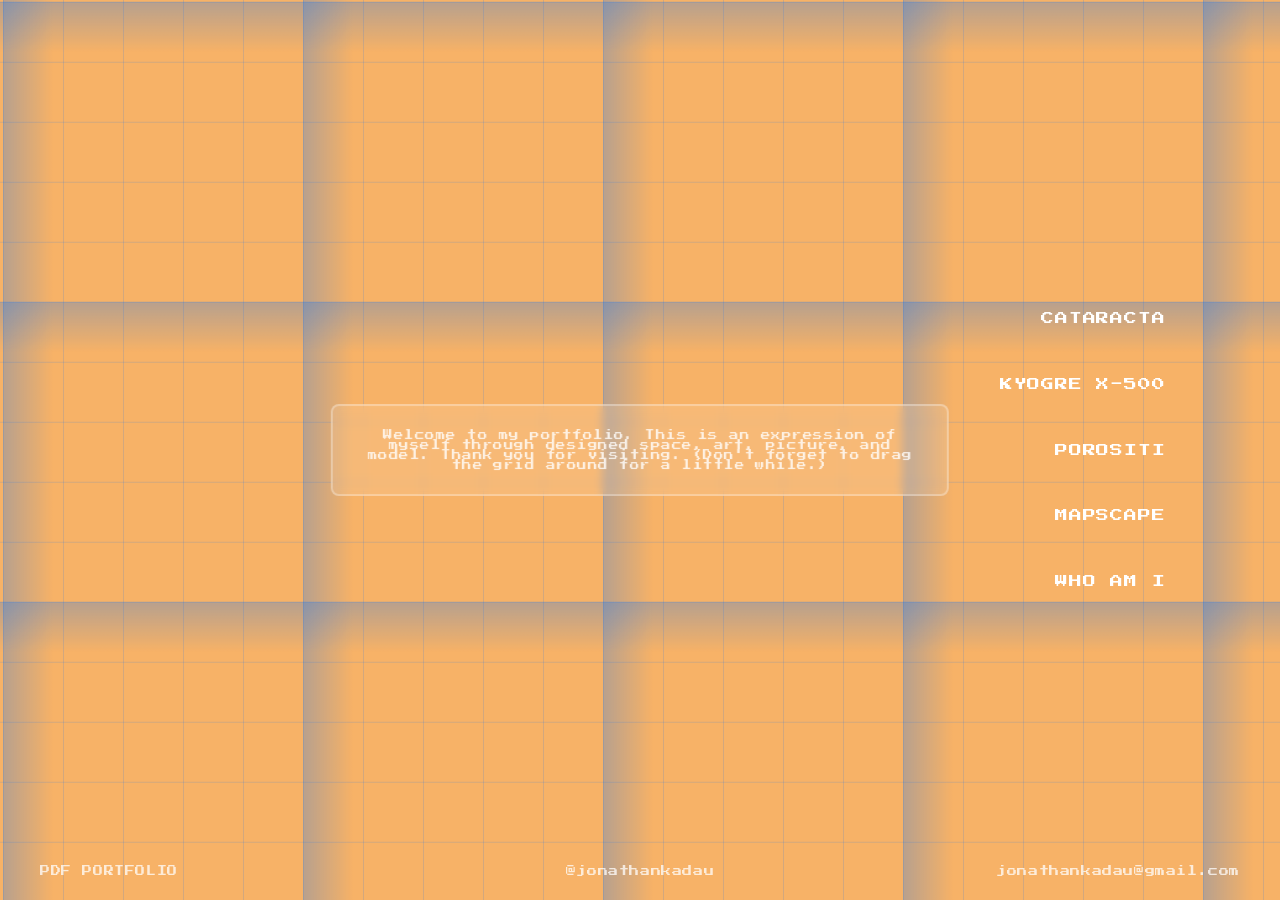
<file: index.html>
<!DOCTYPE html>
<html lang="en">
<head>
  <meta charset="UTF-8" />
  <meta name="viewport" content="width=device-width, initial-scale=1.0" />
  <title>Architecture Portfolio</title>

  <link rel="stylesheet" href="style.css" />
  <link rel="icon" href="favicon.ico" type="image/x-icon" />

  <link rel="preconnect" href="https://fonts.googleapis.com">
  <link rel="preconnect" href="https://fonts.gstatic.com" crossorigin>

  <style>
    /* Remove link underline and preserve text style */
    a.project {
      text-decoration: none;
      color: inherit;
    }

    /* Keep hover logic consistent */
    a.project:hover {
      text-decoration: none;
    }
  </style>
</head>

<!-- 🔻 Footer Links -->
<div class="site-footer" aria-label="Footer links">
  <a
    class="footer-link"
    href="assets/jonathankadau2026.pdf"
    target="_blank"
    rel="noopener"
  >
    PDF PORTFOLIO
  </a>

  <a
    class="footer-link"
    href="https://instagram.com/jonathankadau"
    target="_blank"
    rel="noopener"
  >
    @jonathankadau
  </a>

  <a class="footer-link" href="mailto:jonathankadau@gmail.com">
    jonathankadau@gmail.com
  </a>
</div>

  
<body>
  <!-- 🟦 Drifting Grid Background -->
  <div class="grid" id="grid"></div>

  <!-- 🌾 Grain Overlay -->
  <div class="grain"></div>

  <!-- 🧱 Project List -->
  <div class="projects" role="navigation" aria-label="Project links">
    <a 
      href="projects/cataracta.html"
      class="project" 
      data-bg="gray" 
      data-url="projects/cataracta.html"
      data-grid="#00FF88"
      data-text="Cataracta - form driving sustainable design, massing creates cataracta, or waterfalls.">
      CATARACTA
    </a>

    <a 
      href="projects/kyogre.html"
      class="project" 
      data-bg="#1A1A1A" 
      data-grid="#F7B267"
      data-text="Kyogre X-500 — a speculative archigram inspired machine which floats within the Pacific Ocean.">
      KYOGRE X-500
    </a>

    <a 
      href="projects/porositi.html"
      class="project" 
      data-bg="#001133" 
      data-grid="#FFFFFF"
      data-text="Porositi — is a multi functional space that holds a street market, hotel rooms, offices, lab space, a restraunt, and more. It is designed so that its porosity
      allows for these spaced to be connected in a unique way giving people a better
      understanding of space. of space.">
      POROSITI
    </a>

    <a 
      href="projects/mapscape.html"
      class="project" 
      data-bg="#ba3c3c" 
      data-grid="#1F0318"
      data-text="Selected Arts — explorations across mediums, photo, collage, drawing, etc.">
      MAPSCAPE
    </a>

    <a 
      href="projects/whoami.html"
      class="project" 
      data-bg="#FFC0CB" 
      data-grid="#000000"
      data-text="Who Am I — just somone inspired by art, theory, and architecture.">
      WHO AM I
    </a>
  </div>

  <!-- 📝 Floating Text Box -->
  <div class="intro-box" id="intro-box">
    <p>
      Welcome to my portfolio. This is an expression of myself through designed space, art, picture, and model. 
      Thank you for visiting. (Don't forget to drag the grid around for a little while.)
    </p>
  </div>

  <!-- ✅ Script link at bottom -->
  <script src="script.js"></script>
</body>
</html>
</file>
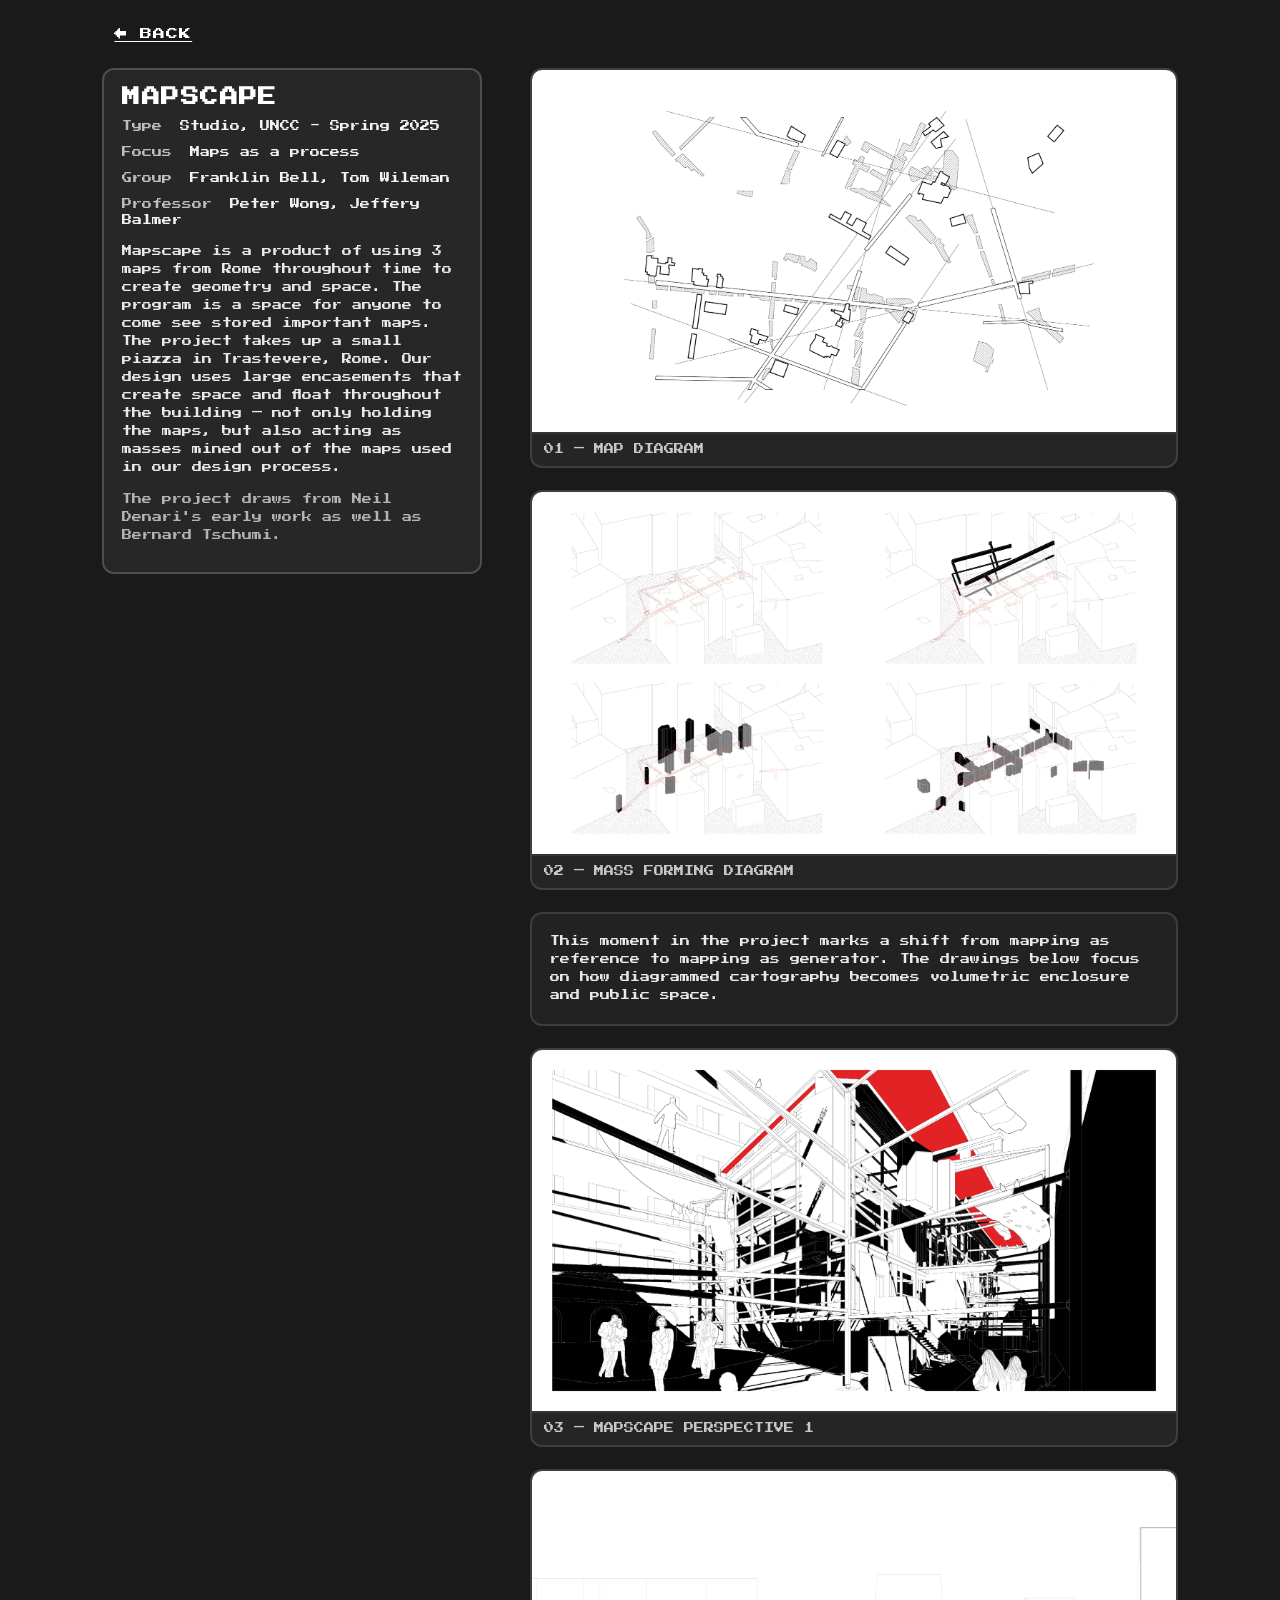
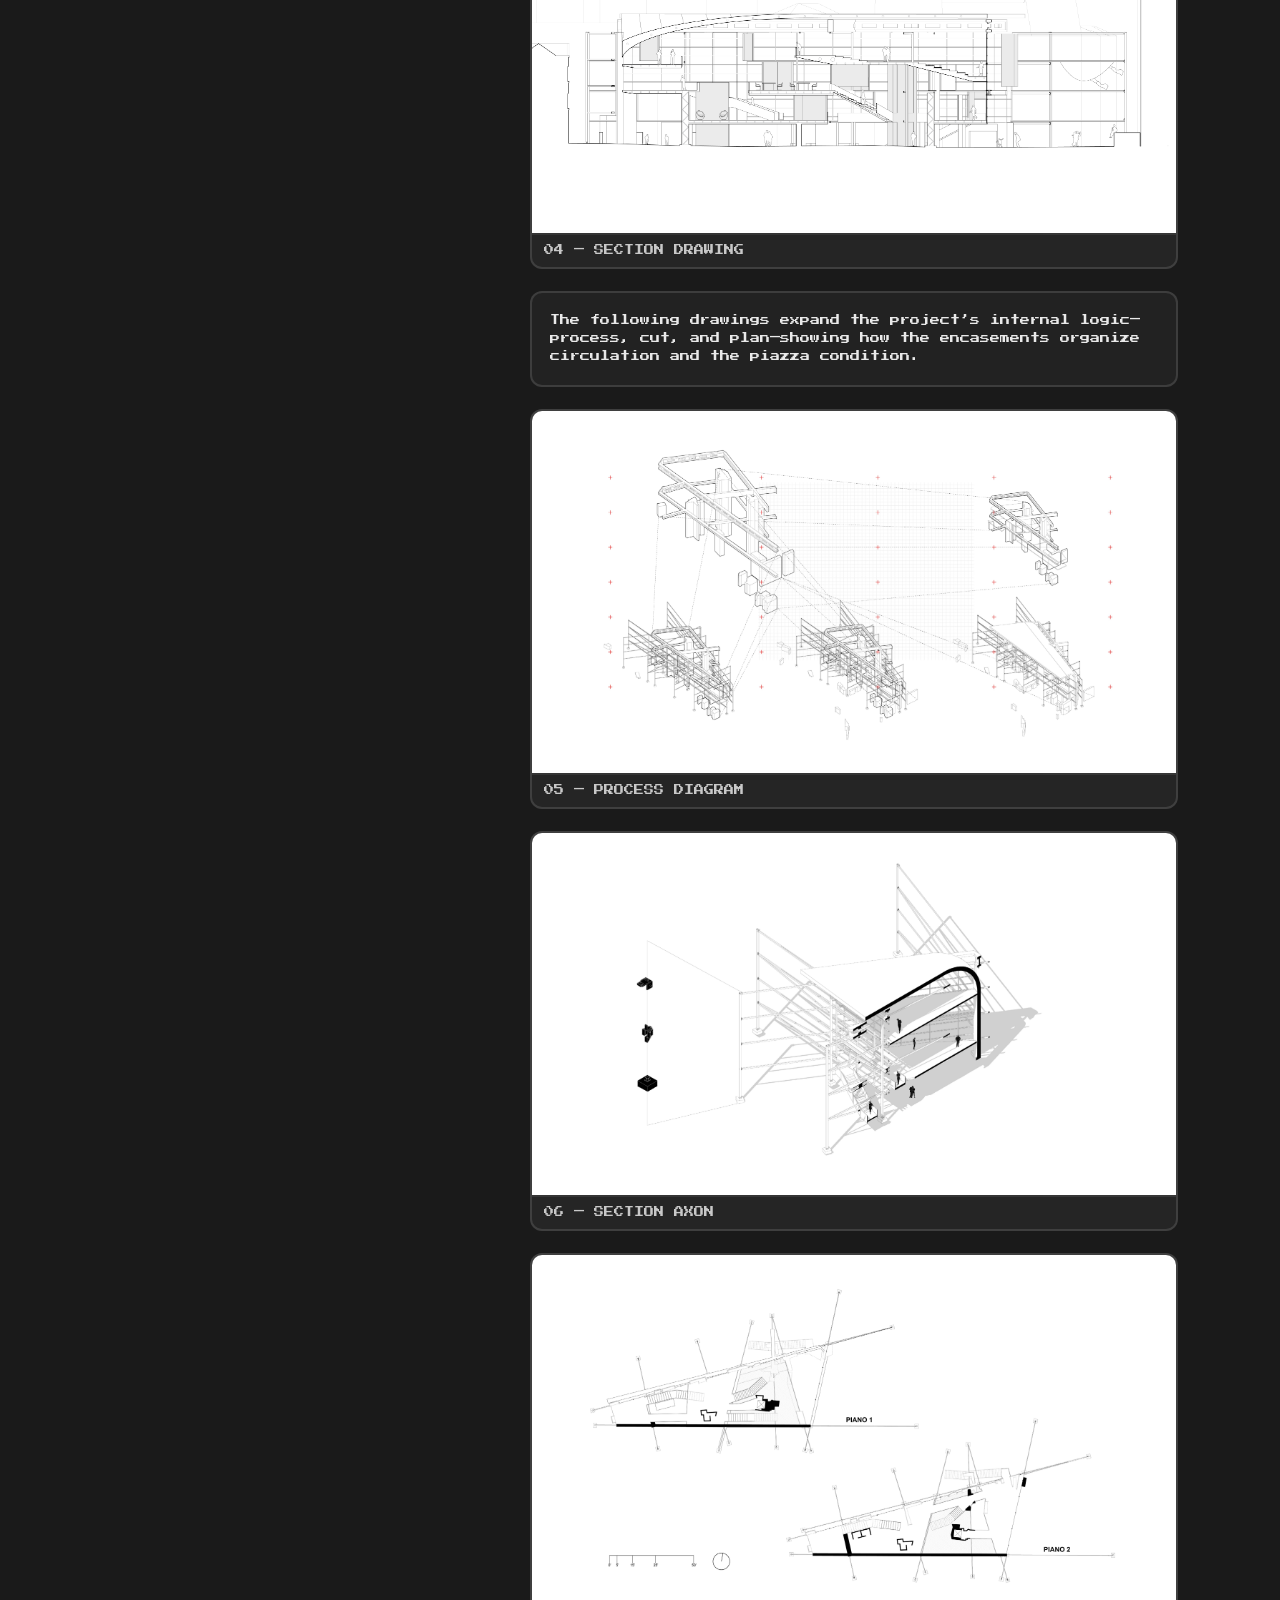
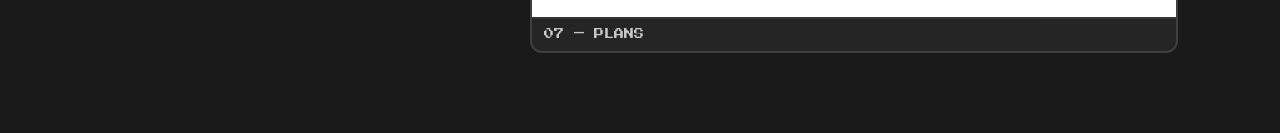
<file: projects/mapscape.html>
<!DOCTYPE html>
<html lang="en">
<head>
  <meta charset="UTF-8" />
  <meta name="viewport" content="width=device-width, initial-scale=1.0" />
  <title>MAPSCAPE — Jonathan Kadau</title>

  <link rel="stylesheet" href="../style.css" />
  <link rel="stylesheet" href="mapscape.css" />
  <link rel="icon" href="../favicon.ico" type="image/x-icon" />
</head>

<body class="project-page" data-bg="#1A1A1A" data-grid="#F7B267">
  <div class="grid" id="grid"></div>
  <div class="grain"></div>

  <header class="project-topbar">
    <a class="back-link project" href="../index.html">← BACK</a>
  </header>

  <div class="project-shell">
    <!-- Left column -->
    <aside class="project-meta">
      <h1 class="project-title">MAPSCAPE</h1>

      <div class="project-facts">
        <p><span class="label">Type</span><span class="value"> Studio, UNCC - Spring 2025</span></p>
        <p><span class="label">Focus</span><span class="value"> Maps as a process</span></p>
        <p><span class="label">Group</span><span class="value"> Franklin Bell, Tom Wileman</span></p>
        <p><span class="label">Professor</span><span class="value"> Peter Wong, Jeffery Balmer</span></p>
      </div>

      <p class="project-description">
        Mapscape is a product of using 3 maps from Rome throughout time to create geometry and space.
        The program is a space for anyone to come see stored important maps. The project takes up a
        small piazza in Trastevere, Rome. Our design uses large encasements that create space and float
        throughout the building — not only holding the maps, but also acting as masses mined out of the
        maps used in our design process.
      </p>

      <p class="project-description muted">
        The project draws from Neil Denari's early work as well as Bernard Tschumi.
      </p>
    </aside>

    <!-- Right column -->
    <main class="project-media">
      <figure class="media-block">
        <img src="MAPSCAPE MAP DRAWING.jpg" alt="Map diagram drawing" loading="lazy">
        <figcaption>01 — MAP DIAGRAM</figcaption>
      </figure>

      <figure class="media-block">
        <img src="MAPSCAPE MAPS TO MASS.jpg" alt="Mass forming diagram" loading="lazy">
        <figcaption>02 — MASS FORMING DIAGRAM</figcaption>
      </figure>

      <div class="media-text">
        <p>
          This moment in the project marks a shift from mapping as reference to mapping as generator.
          The drawings below focus on how diagrammed cartography becomes volumetric enclosure and public space.
        </p>
      </div>

      <figure class="media-block">
        <img src="MAPSCAPE PERSPECTIVE 1.jpg" alt="Mapscape perspective 1" loading="lazy">
        <figcaption>03 — MAPSCAPE PERSPECTIVE 1</figcaption>
      </figure>

      <figure class="media-block">
        <img src="MAPSCAPE SECTION.png" alt="Section drawing" loading="lazy">
        <figcaption>04 — SECTION DRAWING</figcaption>
      </figure>

      <!-- Everything below stays inside this same <main> -->
      <div class="media-text">
        <p>
          The following drawings expand the project’s internal logic—process, cut, and plan—showing how
          the encasements organize circulation and the piazza condition.
        </p>
      </div>

      <figure class="media-block">
        <img src="MAPSCAPE PROCESS DIAGRAM.jpg" alt="Process diagram" loading="lazy">
        <figcaption>05 — PROCESS DIAGRAM</figcaption>
      </figure>

      <figure class="media-block">
        <img src="MAPSCAPE AXON CUT.jpg" alt="Section axon" loading="lazy">
        <figcaption>06 — SECTION AXON</figcaption>
      </figure>

      <figure class="media-block">
        <img src="MAPSCAPE PLANS.jpg" alt="Plans" loading="lazy">
        <figcaption>07 — PLANS</figcaption>
      </figure>
    </main>
  </div>

  <script src="../script.js"></script>
</body>
</html>
</file>
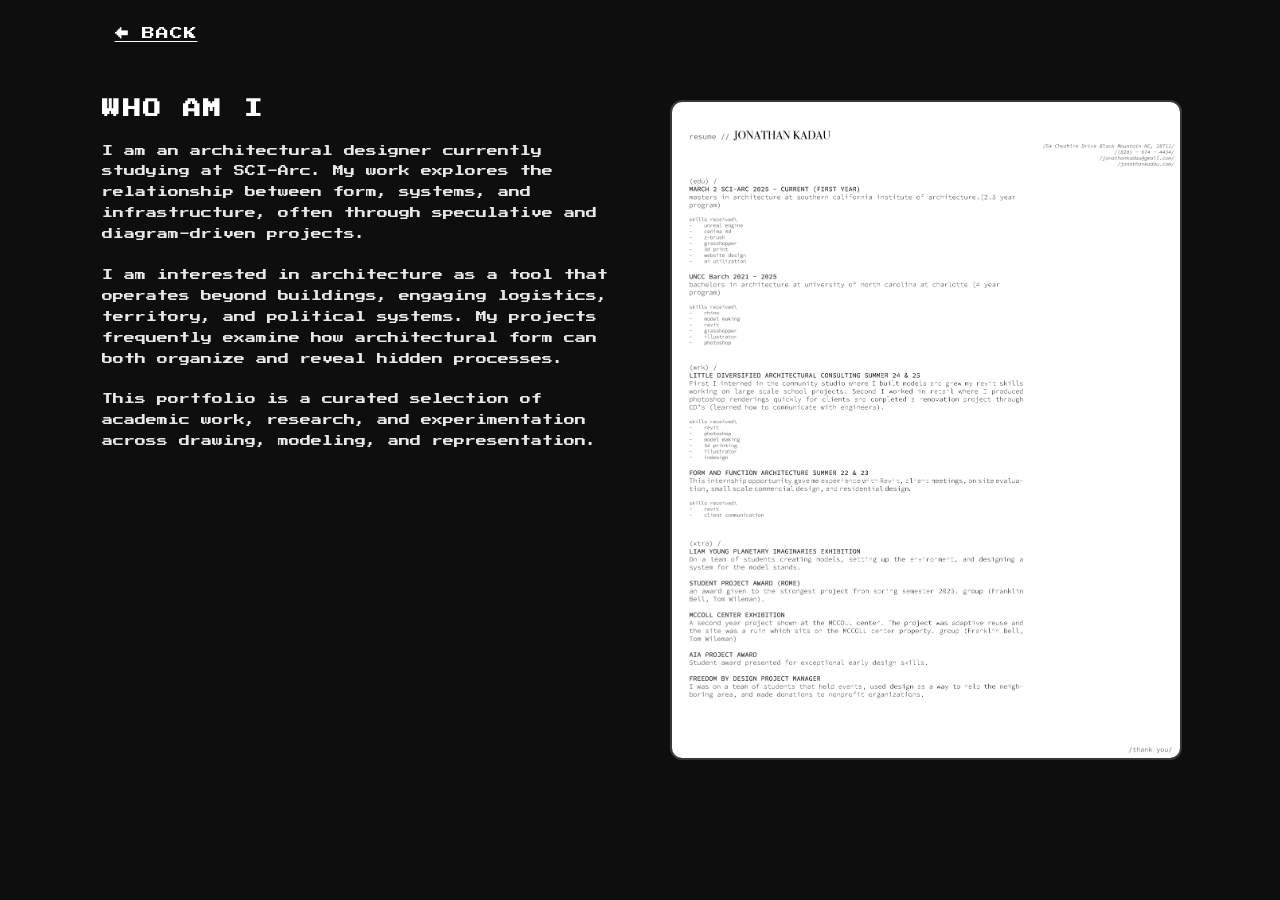
<file: projects/whoami.html>
<!DOCTYPE html>
<html lang="en">
<head>
  <meta charset="UTF-8" />
  <meta name="viewport" content="width=device-width, initial-scale=1.0" />
  <title>Who Am I — Jonathan Kadau</title>

  <link rel="stylesheet" href="../style.css" />
  <link rel="stylesheet" href="whoami.css" />
  <link rel="icon" href="../favicon.ico" type="image/x-icon" />
</head>

<body class="project-page">
  <!-- No grid on this page -->
  <div class="grain"></div>

  <header class="project-topbar">
    <a class="back-link project" href="../index.html">← BACK</a>
  </header>

  <main class="whoami-shell">
    <!-- Left: text -->
    <section class="whoami-text">
      <h1>WHO AM I</h1>

      <p>
        I am an architectural designer currently studying at SCI-Arc. My work
        explores the relationship between form, systems, and infrastructure,
        often through speculative and diagram-driven projects.
      </p>

      <p>
        I am interested in architecture as a tool that operates beyond buildings,
        engaging logistics, territory, and political systems. My projects frequently
        examine how architectural form can both organize and reveal hidden processes.
      </p>

      <p>
        This portfolio is a curated selection of academic work, research, and
        experimentation across drawing, modeling, and representation.
      </p>
    </section>

    <!-- Right: resume image -->
    <section class="whoami-resume">
      <img
        src="Resume2026.png"
        alt="Jonathan Kadau Resume"
        loading="lazy"
      >
    </section>
  </main>

  <script src="../script.js"></script>
</body>
</html>
</file>
<file: style.css>
@import url('https://fonts.googleapis.com/css2?family=Press+Start+2P&display=swap');

body {
  margin: 0;
  padding: 0;
  background: #F7B267;
  color: #fff;
  font-family: 'Press Start 2P', monospace;
  height: 100vh;
  display: flex;
  align-items: center;
  justify-content: flex-end;
  overflow: hidden;
  position: relative;
  transition: background 0.8s ease;
}

/* Grain texture */
.grain {
  pointer-events: none;
  position: absolute;
  top: 0;
  left: 0;
  width: 100%;
  height: 100%;
  background-image: url("https://www.transparenttextures.com/patterns/noise.png");
  opacity: 0.5;
  z-index: 0;
}

/* Grid background */
.grid {
  position: absolute;
  top: 0;
  left: 0;
  width: 100%;
  height: 100%;
  z-index: 0;
  pointer-events: auto;
  cursor: grab;
  opacity: 0;
  background-image:
    linear-gradient(to right, rgba(0, 110, 255, 0.15) 1px, transparent 1px),
    linear-gradient(to bottom, rgba(0, 110, 255, 0.15) 1px, transparent 1px),
    linear-gradient(to right, rgba(0, 110, 255, 0.25) 1px, transparent 50px),
    linear-gradient(to bottom, rgba(0, 110, 255, 0.25) 1px, transparent 50px);
  background-size: 60px 60px, 60px 60px, 300px 300px, 300px 300px;
  background-repeat: repeat;
  animation: gridFadeIn 1.8s ease forwards;
  transition: background-position 0.05s ease-out, background-image 0.5s ease;
  will-change: background-position;
}

@keyframes gridFadeIn {
  from { opacity: 0; }
  to { opacity: 1; }
}

/* Project list (right aligned) */
.projects {
  position: relative;
  display: flex;
  flex-direction: column;
  align-items: flex-end;
  gap: 2.4em;
  padding-right: 8vw;
  z-index: 1;
}

/* Text blocks inside right column */
.media-text {
  background: rgba(255,255,255,0.04);
  border: 2px solid rgba(255,255,255,0.12);
  border-radius: 12px;
  padding: 18px 18px 20px 18px;
}

.media-text p {
  margin: 0;
  font-size: 10px;
  line-height: 1.8;
  opacity: 0.9;
}


/* Project names */
.project {
  position: relative;
  font-size: 1vw;
  text-transform: uppercase;
  color: white;
  background: transparent;
  letter-spacing: 0.05rem;
  padding: 0.4em 0.8em;
  cursor: pointer;
  opacity: 0;
  transition: all 0.4s ease;
  animation: fadeIn 0.8s ease forwards;
  border: 2px solid transparent;
}

.project:nth-child(1) { animation-delay: 0.2s; }
.project:nth-child(2) { animation-delay: 0.4s; }
.project:nth-child(3) { animation-delay: 0.6s; }
.project:nth-child(4) { animation-delay: 0.8s; }
.project:nth-child(5) { animation-delay: 1s; }

@keyframes fadeIn {
  from { opacity: 0; }
  to { opacity: 1; }
}

/* White hover box + dynamic color text */
.project::before {
  content: "";
  position: absolute;
  inset: 0;
  background: white;
  transform: scaleX(0);
  transform-origin: left;
  transition: transform 0.4s ease;
  z-index: -1;
}

.project:hover::before {
  transform: scaleX(1);
}

.project:hover {
  color: var(--hover-color);
}

/* Floating text box */
.intro-box {
  position: fixed;
  top: 50%;
  left: 50%;
  transform: translate(-50%, -50%);
  width: 45%;
  max-width: 600px;
  text-align: center;
  background: rgba(255, 255, 255, 0.1);
  color: rgba(255, 255, 255, 0.8);
  border: 2px solid rgba(255, 255, 255, 0.3);
  padding: 1.5em 2em;
  font-size: 0.75vw;
  letter-spacing: 0.05em;
  border-radius: 8px;
  z-index: 2;
  transition: color 0.4s ease, border-color 0.4s ease, background 0.6s ease;
  backdrop-filter: blur(5px);
}

/* -------------------
   Footer Links (Home)
------------------- */
.site-footer {
  position: fixed;
  left: 0;
  right: 0;
  bottom: 18px;
  padding: 0 2.5vw;
  z-index: 5;

  display: grid;
  grid-template-columns: 1fr 1fr 1fr;
  align-items: center;
}

.site-footer .footer-link {
  font-size: 10px;
  letter-spacing: 0.06em;
  color: rgba(255, 255, 255, 0.75);
  text-decoration: none;
  padding: 6px 8px;
  width: fit-content;
}

/* alignment */
.site-footer .footer-link:nth-child(1) { justify-self: start; }
.site-footer .footer-link:nth-child(2) { justify-self: center; }
.site-footer .footer-link:nth-child(3) { justify-self: end; }

.site-footer .footer-link:hover {
  color: rgba(255, 255, 255, 1);
  text-decoration: underline;
  text-underline-offset: 4px;
}

/* mobile: stack */
@media (max-width: 700px) {
  .site-footer {
    grid-template-columns: 1fr;
    gap: 8px;
    bottom: 14px;
  }

  .site-footer .footer-link:nth-child(1),
  .site-footer .footer-link:nth-child(2),
  .site-footer .footer-link:nth-child(3) {
    justify-self: center;
  }
}
</file>
<file: projects/mapscape.css>
/* =========================
   Project Page Overrides
   (KYOGRE X-500)
   ========================= */

   body.project-page {
    height: auto;
    min-height: 100vh;
  
    display: block;
    align-items: initial;
    justify-content: initial;
  
    overflow: auto;
    background: #1A1A1A; /* MATCHES homepage hover */
    transition: background 0.8s ease;
  }
  
/* =========================
   Project Pages: Calm Mode
   ========================= */
   body.project-page {
    background: #0e0e0e; /* soft charcoal, not pure black */
  }
  
  /* keep grain, but make it subtle */
  body.project-page .grain {
    opacity: 0.25;
  }
  
  
  /* Hide grid entirely on project pages */
  body.project-page .grid {
    display: none;
  }
  

/* Keep background layers behind content */
body.project-page .grid,
body.project-page .grain {
  position: fixed;
}

  /* Keep background layers behind content */
  body.project-page .grid,
  body.project-page .grain {
    position: fixed;
  }
  
  /* Top bar */
  .project-topbar {
    position: relative;
    z-index: 3;
    padding: 24px 8vw 0 8vw;
  }
  
  /* Back link inherits homepage project style */
  .back-link.project {
    font-size: 12px;
    letter-spacing: 0.08em;
    padding: 6px 10px;
  }
  
  /* Main 2-column shell */
  .project-shell {
    position: relative;
    z-index: 3;
    padding: 28px 8vw 80px 8vw;
  
    display: grid;
    grid-template-columns: minmax(280px, 380px) 1fr;
    gap: 48px;
    align-items: start;
  }
  
  /* Left sticky column */
  .project-meta {
    position: sticky;
    top: 28px;
    align-self: start;
  
    background: rgba(255,255,255,0.06);
    border: 2px solid rgba(255,255,255,0.18);
    border-radius: 12px;
    padding: 18px;
    backdrop-filter: blur(8px);
  }
  
  .project-title {
    margin: 0 0 12px 0;
    font-size: 18px;
    letter-spacing: 0.08em;
  }
  
  .project-facts p {
    margin: 0 0 10px 0;
    font-size: 10px;
    line-height: 1.6;
  }
  
  .project-facts .label {
    opacity: 0.7;
    margin-right: 8px;
  }
  
  .project-facts .value {
    opacity: 0.95;
  }
  
  .project-description {
    margin-top: 14px;
    font-size: 10px;
    line-height: 1.8;
    opacity: 0.9;
  }
  
  .project-description.muted {
    opacity: 0.65;
  }
  
  /* Right column media */
  .project-media {
    display: grid;
    gap: 22px;
  }
  
  .media-block {
    margin: 0;
    background: rgba(255,255,255,0.05);
    border: 2px solid rgba(255,255,255,0.12);
    border-radius: 12px;
    overflow: hidden;
  }
  
  .media-block img {
    width: 100%;
    height: auto;
    display: block;
  }
  
  .media-block figcaption {
    padding: 10px 12px 12px;
    font-size: 10px;
    opacity: 0.75;
    border-top: 2px solid rgba(255,255,255,0.10);
  }
  
  /* Responsive */
  @media (max-width: 900px) {
    .project-shell {
      grid-template-columns: 1fr;
      gap: 18px;
    }
  
    .project-meta {
      position: static;
    }
  }
</file>
<file: projects/whoami.css>
/* =========================
   WHO AM I PAGE
   ========================= */

   body.project-page {
    background: #0e0e0e;
  }
  
  /* Keep grain subtle */
  body.project-page .grain {
    opacity: 0.25;
  }

  .project-topbar {
    position: fixed;
    top: 24px;
    left: 8vw;
    z-index: 10;
  }
  
  
  /* Layout */
  .whoami-shell {
    max-width: 1200px;
    margin: 0 auto;
    padding: 80px 8vw 120px 8vw;
  
    display: grid;
    grid-template-columns: 1fr 1fr;
    gap: 60px;
    align-items: start;
  }
  
  /* Text column */
  .whoami-text h1 {
    margin: 0 0 24px 0;
    font-size: 18px;
    letter-spacing: 0.12em;
  }
  
  .whoami-text p {
    font-size: 11px;
    line-height: 1.9;
    margin-bottom: 20px;
    opacity: 0.9;
  }
  
  /* Resume image */
  .whoami-resume img {
    width: 100%;
    height: auto;
    display: block;
  
    border: 2px solid rgba(255,255,255,0.15);
    border-radius: 12px;
    background: rgba(255,255,255,0.03);
  }
  
  /* Mobile */
  @media (max-width: 900px) {
    .whoami-shell {
      grid-template-columns: 1fr;
      gap: 32px;
    }
  }
</file>
